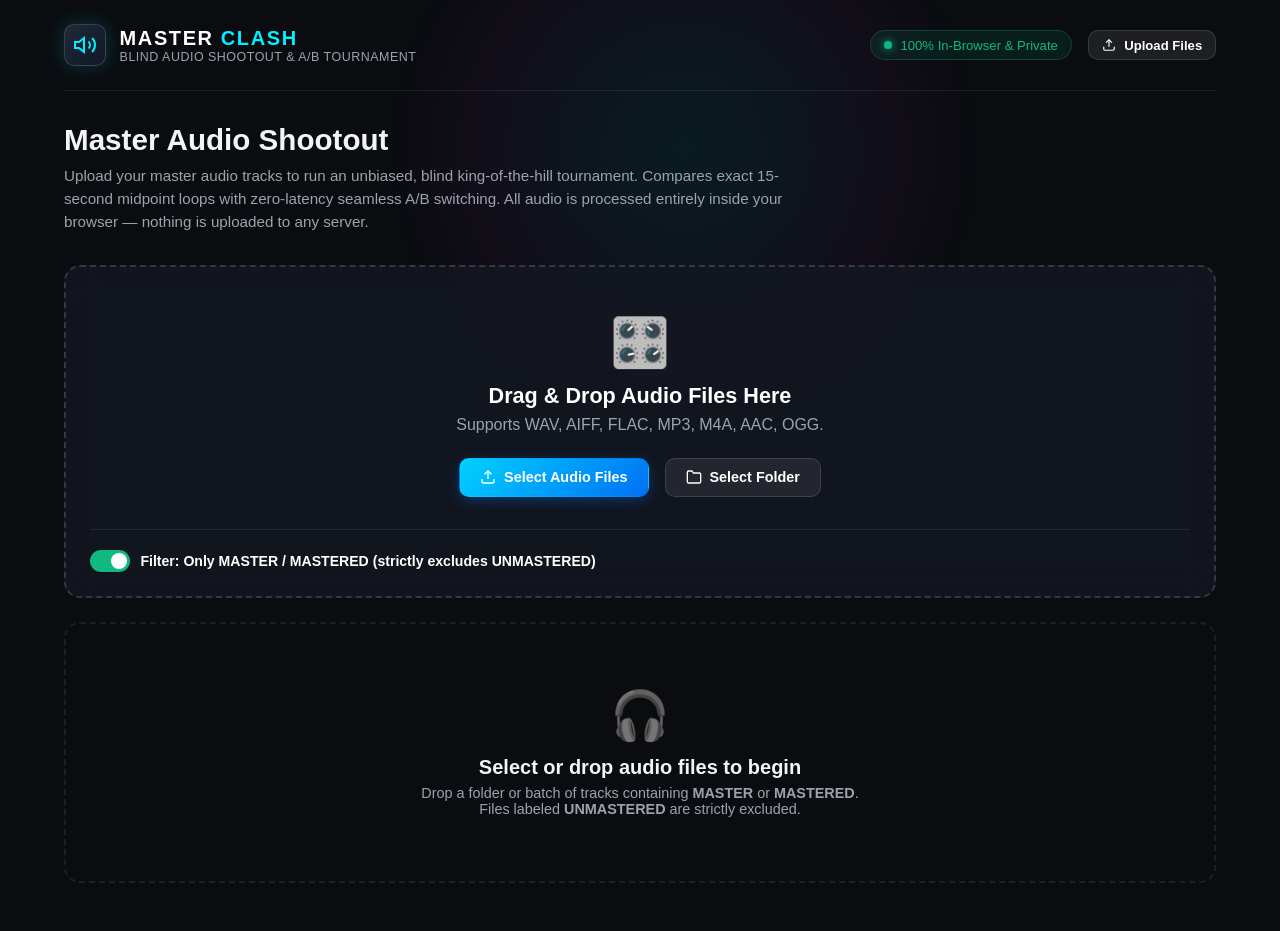
<file: index.html>
<!DOCTYPE html>
<html lang="en">
<head>
  <meta charset="UTF-8">
  <meta name="viewport" content="width=device-width, initial-scale=1.0">
  <title>Master Clash — Blind Audio Shootout & A/B Tournament</title>
  <link rel="stylesheet" href="app.css">
  <link rel="icon" href="data:image/svg+xml,<svg xmlns='http://www.w3.org/2000/svg' viewBox='0 0 100 100'><text y='.9em' font-size='90'>🎛️</text></svg>">
</head>
<body>
  <div class="app-shell">
    <!-- Top Header -->
    <header class="app-header">
      <div class="header-brand">
        <div class="brand-logo">
          <svg width="24" height="24" viewBox="0 0 24 24" fill="none" stroke="currentColor" stroke-width="2">
            <polygon points="11 5 6 9 2 9 2 15 6 15 11 19 11 5"></polygon>
            <path d="M15.54 8.46a5 5 0 0 1 0 7.07"></path>
            <path d="M19.07 4.93a10 10 0 0 1 0 14.14"></path>
          </svg>
        </div>
        <div>
          <h1 class="brand-title">MASTER <span>CLASH</span></h1>
          <p class="brand-sub">Blind Audio Shootout & A/B Tournament</p>
        </div>
      </div>

      <div class="header-status">
        <div class="client-badge">
          <span class="pill-dot"></span>
          <span>100% In-Browser & Private</span>
        </div>
        <button id="btn-header-new" class="btn btn-secondary btn-sm" title="Upload new files">
          <svg width="14" height="14" viewBox="0 0 24 24" fill="none" stroke="currentColor" stroke-width="2">
            <path d="M21 15v4a2 2 0 0 1-2 2H5a2 2 0 0 1-2-2v-4"></path>
            <polyline points="17 8 12 3 7 8"></polyline>
            <line x1="12" y1="3" x2="12" y2="15"></line>
          </svg>
          Upload Files
        </button>
      </div>
    </header>

    <!-- Main Container -->
    <main class="app-main">

      <!-- ================= PHASE 1: UPLOAD & DETECTION ================= -->
      <section id="phase-scan" class="view-panel active">
        <div class="panel-hero">
          <h2>Master Audio Shootout</h2>
          <p class="hero-desc">
            Upload your master audio tracks to run an unbiased, blind king-of-the-hill tournament.
            Compares exact 15-second midpoint loops with zero-latency seamless A/B switching.
            All audio is processed entirely inside your browser — nothing is uploaded to any server.
          </p>
        </div>

        <!-- File Upload Card & Dropzone -->
        <div class="card glass-card upload-dropzone" id="upload-dropzone">
          <input type="file" id="file-upload-input" multiple accept="audio/*,.wav,.mp3,.flac,.aif,.aiff,.m4a,.aac,.ogg" class="hidden">
          <input type="file" id="folder-upload-input" webkitdirectory directory class="hidden">

          <div class="dropzone-content">
            <div class="dropzone-icon">🎛️</div>
            <h3>Drag & Drop Audio Files Here</h3>
            <p class="text-muted">Supports WAV, AIFF, FLAC, MP3, M4A, AAC, OGG.</p>

            <div class="dropzone-buttons">
              <button id="btn-select-files" class="btn btn-primary">
                <svg width="16" height="16" viewBox="0 0 24 24" fill="none" stroke="currentColor" stroke-width="2">
                  <path d="M21 15v4a2 2 0 0 1-2 2H5a2 2 0 0 1-2-2v-4"></path>
                  <polyline points="17 8 12 3 7 8"></polyline>
                  <line x1="12" y1="3" x2="12" y2="15"></line>
                </svg>
                Select Audio Files
              </button>
              <button id="btn-select-folder" class="btn btn-secondary">
                <svg width="16" height="16" viewBox="0 0 24 24" fill="none" stroke="currentColor" stroke-width="2">
                  <path d="M22 19a2 2 0 0 1-2 2H4a2 2 0 0 1-2-2V5a2 2 0 0 1 2-2h5l2 3h9a2 2 0 0 1 2 2z"></path>
                </svg>
                Select Folder
              </button>
            </div>
          </div>

          <!-- Master Filter -->
          <div class="master-filter-row">
            <div class="filter-toggle-wrapper">
              <label class="toggle-switch">
                <input type="checkbox" id="toggle-master-filter" checked>
                <span class="toggle-slider"></span>
                <span class="toggle-label">Filter: Only MASTER / MASTERED (strictly excludes UNMASTERED)</span>
              </label>
            </div>
          </div>

          <!-- Loading Progress Bar -->
          <div id="decode-progress-container" class="decode-progress-container hidden">
            <div class="progress-meta">
              <span id="decode-progress-text">Decoding audio file 1 of 4...</span>
              <span id="decode-progress-pct" class="font-mono">0%</span>
            </div>
            <div class="progress-bar-track">
              <div id="decode-progress-bar" class="progress-bar-fill"></div>
            </div>
          </div>
        </div>

        <!-- Scan Results Container -->
        <div id="scan-results-container" class="hidden">
          <div class="results-header">
            <div class="results-meta">
              <h3 id="results-count-text">Found 0 Master Tracks</h3>
              <span id="results-sub-text" class="text-muted">Files ready for shootout.</span>
            </div>
            <div class="results-actions">
              <button id="btn-toggle-all" class="btn btn-ghost btn-sm">Select All</button>
              <button id="btn-clear-files" class="btn btn-ghost btn-sm text-dim">Clear Files</button>
            </div>
          </div>

          <!-- Track List Table -->
          <div class="card glass-card table-card">
            <div class="track-table-header">
              <div class="col-check"></div>
              <div class="col-name">Track Name</div>
              <div class="col-fmt">Format</div>
              <div class="col-dur">Length</div>
              <div class="col-mid">Preview Window (Middle)</div>
              <div class="col-size">Size</div>
              <div class="col-action">Audition</div>
            </div>
            <div id="track-list-body" class="track-table-body">
              <!-- Dynamically populated -->
            </div>
          </div>

          <!-- Shootout Settings & Launch Card -->
          <div class="card glass-card launch-card">
            <div class="launch-settings">
              <div class="setting-item">
                <label>Preview Duration</label>
                <div class="segmented-control" id="duration-selector">
                  <button type="button" class="segment-btn" data-sec="10">10s</button>
                  <button type="button" class="segment-btn active" data-sec="15">15s (Middle)</button>
                  <button type="button" class="segment-btn" data-sec="20">20s</button>
                  <button type="button" class="segment-btn" data-sec="30">30s</button>
                </div>
              </div>

              <div class="setting-item">
                <label>Loudness Matching</label>
                <label class="toggle-switch">
                  <input type="checkbox" id="toggle-lufs-match" checked>
                  <span class="toggle-slider"></span>
                  <span class="toggle-label">Auto-RMS Loudness Match</span>
                </label>
                <span class="setting-hint">Balances gain in real time so loudness cannot bias your ear.</span>
              </div>
            </div>

            <div class="launch-actions">
              <div class="blind-notice">
                <svg width="16" height="16" viewBox="0 0 24 24" fill="none" stroke="currentColor" stroke-width="2">
                  <path d="M1 12s4-8 11-8 11 8 11 8-4 8-11 8-11-8-11-8z"></path>
                  <circle cx="12" cy="12" r="3"></circle>
                </svg>
                <span>Tracks are completely blinded (Option 1 vs Option 2 with NO details) until a winner is crowned.</span>
              </div>
              <button id="btn-start-tournament" class="btn btn-action btn-lg">
                <svg width="20" height="20" viewBox="0 0 24 24" fill="none" stroke="currentColor" stroke-width="2">
                  <polygon points="5 3 19 12 5 21 5 3"></polygon>
                </svg>
                Start Blind Tournament
              </button>
            </div>
          </div>
        </div>

        <!-- Empty State -->
        <div id="scan-empty-state" class="empty-state">
          <div class="empty-icon">🎧</div>
          <h3>Select or drop audio files to begin</h3>
          <p>Drop a folder or batch of tracks containing <strong>MASTER</strong> or <strong>MASTERED</strong>. Files labeled <strong>UNMASTERED</strong> are strictly excluded.</p>
        </div>
      </section>

      <!-- ================= PHASE 2: BLIND SHOOTOUT ARENA ================= -->
      <section id="phase-arena" class="view-panel">
        <!-- Tournament Header & Match Status -->
        <div class="arena-header">
          <div class="arena-match-info">
            <span class="match-badge" id="arena-match-badge">Match 1 of 3</span>
            <span class="match-stage" id="arena-stage-title">King of the Hill Shootout</span>
          </div>

          <!-- Progress Dots / Ladder -->
          <div class="arena-ladder" id="arena-ladder-progress">
            <!-- Dynamically populated progress dots -->
          </div>
        </div>

        <!-- Dual Blind Contender Cards -->
        <div class="arena-grid">
          <!-- Option 1 Card -->
          <div class="candidate-card" id="card-cand-a">
            <div class="candidate-header">
              <div class="candidate-tag tag-a">
                <span class="pulse-ring"></span>
                <span>OPTION 1</span>
              </div>
              <div class="now-playing-pill" id="playing-pill-a">
                <span class="eq-bar"></span><span class="eq-bar"></span><span class="eq-bar"></span>
                <span>PLAYING</span>
              </div>
            </div>

            <div class="candidate-body">
              <div class="candidate-avatar avatar-a">
                <svg width="48" height="48" viewBox="0 0 24 24" fill="none" stroke="currentColor" stroke-width="1.5">
                  <path d="M12 2a3 3 0 0 0-3 3v7a3 3 0 0 0 6 0V5a3 3 0 0 0-3-3Z"></path>
                  <path d="M19 10v2a7 7 0 0 1-14 0v-2"></path>
                  <line x1="12" y1="19" x2="12" y2="22"></line>
                </svg>
              </div>

              <div class="candidate-audio-actions">
                <button id="btn-listen-a" class="btn btn-audition btn-a">
                  <svg width="18" height="18" viewBox="0 0 24 24" fill="none" stroke="currentColor" stroke-width="2">
                    <polygon points="5 3 19 12 5 21 5 3"></polygon>
                  </svg>
                  Listen to Option 1 <kbd>1</kbd>
                </button>
              </div>
            </div>

            <div class="candidate-footer">
              <button id="btn-pick-a" class="btn btn-vote btn-vote-a">
                <svg width="18" height="18" viewBox="0 0 24 24" fill="none" stroke="currentColor" stroke-width="2">
                  <polyline points="20 6 9 17 4 12"></polyline>
                </svg>
                Pick Option 1 as Winner
              </button>
            </div>
          </div>

          <!-- Central VS & Seamless Toggle Slider -->
          <div class="arena-center-switch">
            <div class="vs-badge">VS</div>
            <div class="seamless-switch-wrapper">
              <span class="switch-label">Instant Toggle</span>
              <div class="ab-toggle-switch">
                <button id="btn-toggle-to-a" class="ab-tab active" data-side="A">1</button>
                <button id="btn-toggle-to-b" class="ab-tab" data-side="B">2</button>
              </div>
            </div>
          </div>

          <!-- Option 2 Card -->
          <div class="candidate-card" id="card-cand-b">
            <div class="candidate-header">
              <div class="candidate-tag tag-b">
                <span class="pulse-ring"></span>
                <span>OPTION 2</span>
              </div>
              <div class="now-playing-pill" id="playing-pill-b">
                <span class="eq-bar"></span><span class="eq-bar"></span><span class="eq-bar"></span>
                <span>PLAYING</span>
              </div>
            </div>

            <div class="candidate-body">
              <div class="candidate-avatar avatar-b">
                <svg width="48" height="48" viewBox="0 0 24 24" fill="none" stroke="currentColor" stroke-width="1.5">
                  <path d="M12 2a3 3 0 0 0-3 3v7a3 3 0 0 0 6 0V5a3 3 0 0 0-3-3Z"></path>
                  <path d="M19 10v2a7 7 0 0 1-14 0v-2"></path>
                  <line x1="12" y1="19" x2="12" y2="22"></line>
                </svg>
              </div>

              <div class="candidate-audio-actions">
                <button id="btn-listen-b" class="btn btn-audition btn-b">
                  <svg width="18" height="18" viewBox="0 0 24 24" fill="none" stroke="currentColor" stroke-width="2">
                    <polygon points="5 3 19 12 5 21 5 3"></polygon>
                  </svg>
                  Listen to Option 2 <kbd>2</kbd>
                </button>
              </div>
            </div>

            <div class="candidate-footer">
              <button id="btn-pick-b" class="btn btn-vote btn-vote-b">
                <svg width="18" height="18" viewBox="0 0 24 24" fill="none" stroke="currentColor" stroke-width="2">
                  <polyline points="20 6 9 17 4 12"></polyline>
                </svg>
                Pick Option 2 as Winner
              </button>
            </div>
          </div>
        </div>

        <!-- Master Transport & Realtime Audio Visualizer -->
        <div class="master-transport card glass-card">
          <!-- Visualizer & VU Meters Row -->
          <div class="visualizer-row">
            <div class="vu-meter-column">
              <span class="meter-label">L</span>
              <div class="vu-bar"><div id="vu-meter-l" class="vu-fill"></div></div>
            </div>

            <div class="canvas-container">
              <canvas id="audio-visualizer-canvas" width="600" height="70"></canvas>
            </div>

            <div class="vu-meter-column">
              <span class="meter-label">R</span>
              <div class="vu-bar"><div id="vu-meter-r" class="vu-fill"></div></div>
            </div>
          </div>

          <!-- 15-Second Loop Timeline -->
          <div class="timeline-row">
            <span id="timeline-current-time" class="time-readout font-mono">00:00.0</span>
            <div class="timeline-track" id="timeline-scrubber">
              <div id="timeline-progress-bar" class="timeline-progress"></div>
              <div id="timeline-playhead" class="timeline-thumb"></div>
            </div>
            <span id="timeline-total-time" class="time-readout font-mono">00:15.0</span>
          </div>

          <!-- Transport Controls Row -->
          <div class="transport-controls-row">
            <div class="transport-left">
              <button id="btn-play-pause" class="btn btn-transport btn-primary">
                <svg id="icon-play" width="20" height="20" viewBox="0 0 24 24" fill="none" stroke="currentColor" stroke-width="2">
                  <polygon points="5 3 19 12 5 21 5 3"></polygon>
                </svg>
                <svg id="icon-pause" class="hidden" width="20" height="20" viewBox="0 0 24 24" fill="none" stroke="currentColor" stroke-width="2">
                  <rect x="6" y="4" width="4" height="16"></rect>
                  <rect x="14" y="4" width="4" height="16"></rect>
                </svg>
                <span id="play-btn-text">Play Loop</span>
                <kbd>Space</kbd>
              </button>

              <button id="btn-restart-loop" class="btn btn-transport btn-secondary" title="Restart loop from beginning">
                <svg width="16" height="16" viewBox="0 0 24 24" fill="none" stroke="currentColor" stroke-width="2">
                  <polyline points="1 4 1 10 7 10"></polyline>
                  <path d="M3.51 15a9 9 0 1 0 2.13-9.36L1 10"></path>
                </svg>
                Restart <kbd>R</kbd>
              </button>

              <button id="btn-auto-flip" class="btn btn-transport btn-ghost" title="Auto switch between Option 1 and Option 2 every 15s">
                <svg width="16" height="16" viewBox="0 0 24 24" fill="none" stroke="currentColor" stroke-width="2">
                  <path d="M21.5 2v6h-6M2.5 22v-6h6M2 11.5a10 10 0 0 1 18.8-4.3M22 12.5a10 10 0 0 1-18.8 4.3"></path>
                </svg>
                Auto A/B
              </button>
            </div>

            <div class="transport-right">
              <div class="gain-trim-badge" id="gain-trim-display" title="RMS Gain Match status">
                <span>RMS Gain: Auto-Matched</span>
              </div>

              <div class="volume-slider-group">
                <svg width="16" height="16" viewBox="0 0 24 24" fill="none" stroke="currentColor" stroke-width="2">
                  <polygon points="11 5 6 9 2 9 2 15 6 15 11 19 11 5"></polygon>
                  <path d="M19.07 4.93a10 10 0 0 1 0 14.14"></path>
                </svg>
                <input type="range" id="master-volume-slider" min="0" max="1" step="0.01" value="0.9">
              </div>
            </div>
          </div>

          <!-- Shortcuts Hint Bar -->
          <div class="shortcuts-legend">
            <span><kbd>Space</kbd> Play / Pause</span>
            <span><kbd>1</kbd> Option 1</span>
            <span><kbd>2</kbd> Option 2</span>
            <span><kbd>←</kbd> Pick 1</span>
            <span><kbd>→</kbd> Pick 2</span>
            <span><kbd>R</kbd> Restart Loop</span>
          </div>
        </div>
      </section>

      <!-- ================= PHASE 3: CROWNING & GRAND REVEAL ================= -->
      <section id="phase-victory" class="view-panel">
        <canvas id="confetti-canvas"></canvas>

        <div class="victory-hero">
          <div class="crown-icon">👑</div>
          <span class="victory-badge">UNDISPUTED CHAMPION</span>
          <h2 class="victory-title">WINNER CROWNED!</h2>
          <p class="victory-subtitle">The veil has been lifted. Here is the master track that won your shootout:</p>
        </div>

        <!-- Winner Showcase Card -->
        <div class="card glass-card winner-card">
          <div class="winner-main-info">
            <div class="winner-trophy">
              <svg width="44" height="44" viewBox="0 0 24 24" fill="none" stroke="#f59e0b" stroke-width="2">
                <path d="M6 9H4.5a2.5 2.5 0 0 1 0-5H6"></path>
                <path d="M18 9h1.5a2.5 2.5 0 0 0 0-5H18"></path>
                <path d="M4 22h16"></path>
                <path d="M10 14.66V17c0 .55-.45 1-1 1H7v2h10v-2h-2c-.55 0-1-.45-1-1v-2.34"></path>
                <path d="M18 2H6v7a6 6 0 0 0 12 0V2Z"></path>
              </svg>
            </div>
            <div class="winner-details">
              <h3 id="winner-filename" class="winner-filename-text">Master_Final.wav</h3>
              <div class="winner-specs-row" id="winner-specs-row">
                <!-- Dynamically filled -->
              </div>
            </div>
          </div>

          <!-- Full Track Player for Winner -->
          <div class="winner-player-wrapper">
            <h4>Full Song Playback</h4>
            <audio id="winner-audio-player" controls preload="metadata" style="width: 100%; outline: none;"></audio>
          </div>

          <!-- Quick Action Buttons -->
          <div class="winner-actions-row">
            <button id="btn-copy-winner-name" class="btn btn-secondary">
              <svg width="16" height="16" viewBox="0 0 24 24" fill="none" stroke="currentColor" stroke-width="2">
                <rect x="9" y="9" width="13" height="13" rx="2" ry="2"></rect>
                <path d="M5 15H4a2 2 0 0 1-2-2V4a2 2 0 0 1 2-2h9a2 2 0 0 1 2 2v1"></path>
              </svg>
              Copy File Name
            </button>
            <a id="btn-download-winner" class="btn btn-secondary" download="winning_master.wav" style="text-decoration: none;">
              <svg width="16" height="16" viewBox="0 0 24 24" fill="none" stroke="currentColor" stroke-width="2">
                <path d="M21 15v4a2 2 0 0 1-2 2H5a2 2 0 0 1-2-2v-4"></path>
                <polyline points="7 10 12 15 17 10"></polyline>
                <line x1="12" y1="15" x2="12" y2="3"></line>
              </svg>
              Download Winning Master
            </a>
            <button id="btn-new-tournament" class="btn btn-primary">
              <svg width="16" height="16" viewBox="0 0 24 24" fill="none" stroke="currentColor" stroke-width="2">
                <polyline points="1 4 1 10 7 10"></polyline>
                <path d="M3.51 15a9 9 0 1 0 2.13-9.36L1 10"></path>
              </svg>
              Start Another Shootout
            </button>
          </div>
        </div>

        <!-- Tournament Elimination History -->
        <div class="card glass-card history-card">
          <h3>Tournament Matchup History</h3>
          <p class="text-muted" style="margin-bottom: 1rem; font-size: 0.88rem;">Round-by-round elimination log revealing who faced whom:</p>
          <div id="tournament-history-list" class="history-list">
            <!-- Dynamically populated -->
          </div>
        </div>
      </section>

    </main>

    <!-- Global Toast Notifications -->
    <div id="toast-container" class="toast-container"></div>
  </div>

  <script src="app.js"></script>
</body>
</html>
</file>
<file: app.css>
/* ==========================================================================
   Master Clash — Blind Audio Shootout & A/B Tournament
   Sleek Modern Studio Dark Theme (100% In-Browser & GitHub Pages Ready)
   ========================================================================== */

:root {
  --bg-app: #0a0c10;
  --bg-surface: #11141c;
  --bg-card: rgba(20, 24, 35, 0.75);
  --bg-card-hover: rgba(28, 34, 48, 0.85);
  --border-color: rgba(255, 255, 255, 0.08);
  --border-glow: rgba(0, 240, 255, 0.25);

  --text-main: #f3f4f6;
  --text-muted: #9ca3af;
  --text-dim: #6b7280;

  --accent-cyan: #00f0ff;
  --accent-cyan-glow: rgba(0, 240, 255, 0.35);
  --accent-violet: #d946ef;
  --accent-violet-glow: rgba(217, 70, 239, 0.35);
  --accent-gold: #f59e0b;
  --accent-gold-glow: rgba(245, 158, 11, 0.35);
  --accent-emerald: #10b981;
  --accent-emerald-glow: rgba(16, 185, 129, 0.35);

  --radius-sm: 6px;
  --radius-md: 10px;
  --radius-lg: 16px;
  --radius-full: 9999px;

  --font-sans: -apple-system, BlinkMacSystemFont, "Segoe UI", Roboto, "Helvetica Neue", sans-serif;
  --font-mono: ui-monospace, "SF Mono", "Menlo", monospace;
}

* {
  box-sizing: border-box;
  margin: 0;
  padding: 0;
}

body {
  background-color: var(--bg-app);
  color: var(--text-main);
  font-family: var(--font-sans);
  min-height: 100vh;
  display: flex;
  flex-direction: column;
  overflow-x: hidden;
  -webkit-font-smoothing: antialiased;
}

/* Background ambient glow */
body::before {
  content: "";
  position: fixed;
  top: -150px;
  left: 30%;
  width: 600px;
  height: 600px;
  background: radial-gradient(circle, rgba(0, 240, 255, 0.07) 0%, rgba(217, 70, 239, 0.04) 50%, transparent 70%);
  pointer-events: none;
  z-index: 0;
}

.app-shell {
  position: relative;
  z-index: 1;
  display: flex;
  flex-direction: column;
  min-height: 100vh;
  max-width: 1200px;
  margin: 0 auto;
  width: 100%;
  padding: 0 1.5rem 3rem 1.5rem;
}

/* Header */
.app-header {
  display: flex;
  align-items: center;
  justify-content: space-between;
  padding: 1.5rem 0;
  border-bottom: 1px solid var(--border-color);
  margin-bottom: 2rem;
}

.header-brand {
  display: flex;
  align-items: center;
  gap: 0.85rem;
}

.brand-logo {
  width: 42px;
  height: 42px;
  background: linear-gradient(135deg, #1f2937, #111827);
  border: 1px solid rgba(255, 255, 255, 0.15);
  border-radius: var(--radius-md);
  display: flex;
  align-items: center;
  justify-content: center;
  color: var(--accent-cyan);
  box-shadow: 0 0 20px rgba(0, 240, 255, 0.2);
}

.brand-title {
  font-size: 1.25rem;
  font-weight: 800;
  letter-spacing: 0.08em;
  color: #fff;
}

.brand-title span {
  color: var(--accent-cyan);
}

.brand-sub {
  font-size: 0.78rem;
  color: var(--text-muted);
  letter-spacing: 0.04em;
  text-transform: uppercase;
}

.header-status {
  display: flex;
  align-items: center;
  gap: 1rem;
}

.client-badge {
  display: flex;
  align-items: center;
  gap: 0.5rem;
  background: rgba(16, 185, 129, 0.1);
  border: 1px solid rgba(16, 185, 129, 0.25);
  padding: 0.4rem 0.85rem;
  border-radius: var(--radius-full);
  font-size: 0.82rem;
  color: #10b981;
}

.pill-dot {
  width: 8px;
  height: 8px;
  border-radius: 50%;
  background-color: var(--accent-emerald);
  box-shadow: 0 0 8px var(--accent-emerald);
}

/* Typography & General Classes */
.text-muted { color: var(--text-muted); }
.text-dim { color: var(--text-dim); }
.font-mono { font-family: var(--font-mono); }
.text-truncate { overflow: hidden; text-overflow: ellipsis; white-space: nowrap; }
.hidden { display: none !important; }

/* Buttons */
.btn {
  display: inline-flex;
  align-items: center;
  justify-content: center;
  gap: 0.5rem;
  font-family: var(--font-sans);
  font-size: 0.9rem;
  font-weight: 600;
  padding: 0.65rem 1.25rem;
  border-radius: var(--radius-md);
  border: 1px solid transparent;
  cursor: pointer;
  transition: all 0.2s cubic-bezier(0.16, 1, 0.3, 1);
  text-decoration: none;
  user-select: none;
}

.btn-sm {
  padding: 0.4rem 0.8rem;
  font-size: 0.82rem;
}

.btn-lg {
  padding: 0.9rem 2rem;
  font-size: 1.05rem;
}

.btn-primary {
  background: linear-gradient(135deg, #00d2ff, #0070f3);
  color: #fff;
  box-shadow: 0 4px 14px rgba(0, 112, 243, 0.35);
}

.btn-primary:hover {
  filter: brightness(1.1);
  transform: translateY(-1px);
  box-shadow: 0 6px 20px rgba(0, 112, 243, 0.5);
}

.btn-secondary {
  background: rgba(255, 255, 255, 0.08);
  border-color: rgba(255, 255, 255, 0.12);
  color: #fff;
}

.btn-secondary:hover {
  background: rgba(255, 255, 255, 0.14);
  transform: translateY(-1px);
}

.btn-ghost {
  background: transparent;
  color: var(--text-muted);
}

.btn-ghost:hover {
  background: rgba(255, 255, 255, 0.06);
  color: #fff;
}

.btn-action {
  background: linear-gradient(135deg, #f59e0b, #d97706);
  color: #fff;
  font-weight: 700;
  letter-spacing: 0.03em;
  box-shadow: 0 4px 20px rgba(245, 158, 11, 0.35);
}

.btn-action:hover {
  filter: brightness(1.1);
  transform: translateY(-2px);
  box-shadow: 0 8px 25px rgba(245, 158, 11, 0.5);
}

.btn:disabled {
  opacity: 0.45;
  cursor: not-allowed;
  transform: none !important;
  box-shadow: none !important;
}

kbd {
  display: inline-block;
  padding: 0.15rem 0.4rem;
  font-family: var(--font-mono);
  font-size: 0.72rem;
  font-weight: 700;
  color: var(--text-dim);
  background: rgba(0, 0, 0, 0.4);
  border: 1px solid rgba(255, 255, 255, 0.15);
  border-radius: var(--radius-sm);
  box-shadow: 0 1px 2px rgba(0, 0, 0, 0.5);
}

/* Cards & Glassmorphism */
.card {
  background: var(--bg-card);
  backdrop-filter: blur(16px);
  -webkit-backdrop-filter: blur(16px);
  border: 1px solid var(--border-color);
  border-radius: var(--radius-lg);
  padding: 1.5rem;
  transition: border-color 0.2s ease, background-color 0.2s ease;
}

.glass-card:hover {
  border-color: rgba(255, 255, 255, 0.14);
}

/* View Panels */
.view-panel {
  display: none;
  animation: fadeIn 0.35s ease forwards;
}

.view-panel.active {
  display: block;
}

@keyframes fadeIn {
  from { opacity: 0; transform: translateY(8px); }
  to { opacity: 1; transform: translateY(0); }
}

/* ==========================================================================
   PHASE 1: UPLOAD & DROPZONE STYLES
   ========================================================================== */

.panel-hero {
  margin-bottom: 2rem;
}

.panel-hero h2 {
  font-size: 1.85rem;
  font-weight: 800;
  margin-bottom: 0.5rem;
}

.hero-desc {
  font-size: 0.95rem;
  color: var(--text-muted);
  max-width: 720px;
  line-height: 1.5;
}

/* Upload Dropzone */
.upload-dropzone {
  border: 2px dashed rgba(255, 255, 255, 0.15);
  text-align: center;
  padding: 3rem 1.5rem 1.5rem 1.5rem;
  cursor: pointer;
  transition: all 0.2s ease;
}

.upload-dropzone.drag-over {
  border-color: var(--accent-cyan);
  background: rgba(0, 240, 255, 0.06);
  box-shadow: 0 0 30px var(--accent-cyan-glow);
}

.dropzone-icon {
  font-size: 3rem;
  margin-bottom: 0.75rem;
}

.dropzone-content h3 {
  font-size: 1.35rem;
  font-weight: 700;
  margin-bottom: 0.4rem;
  color: #fff;
}

.dropzone-buttons {
  display: flex;
  justify-content: center;
  gap: 1rem;
  margin-top: 1.5rem;
}

.master-filter-row {
  display: flex;
  align-items: center;
  justify-content: space-between;
  gap: 1rem;
  margin-top: 2rem;
  padding-top: 1.25rem;
  border-top: 1px solid var(--border-color);
  flex-wrap: wrap;
}

.filter-toggle-wrapper {
  display: flex;
  align-items: center;
}

/* Progress bar */
.decode-progress-container {
  margin-top: 1.5rem;
  padding-top: 1rem;
  border-top: 1px solid var(--border-color);
}

.progress-meta {
  display: flex;
  justify-content: space-between;
  font-size: 0.82rem;
  color: var(--accent-cyan);
  margin-bottom: 0.5rem;
}

.progress-bar-track {
  width: 100%;
  height: 8px;
  background: rgba(0, 0, 0, 0.5);
  border-radius: var(--radius-full);
  overflow: hidden;
  border: 1px solid var(--border-color);
}

.progress-bar-fill {
  height: 100%;
  width: 0%;
  background: linear-gradient(90deg, #00d2ff, #0070f3);
  transition: width 0.15s ease;
}

/* Results Section */
.results-header {
  display: flex;
  align-items: center;
  justify-content: space-between;
  margin: 2rem 0 1rem 0;
}

.results-meta h3 {
  font-size: 1.25rem;
  font-weight: 700;
}

.results-meta span {
  font-size: 0.85rem;
}

.results-actions {
  display: flex;
  gap: 0.5rem;
}

/* Table Card */
.table-card {
  padding: 0;
  overflow: hidden;
  margin-bottom: 1.5rem;
}

.track-table-header {
  display: grid;
  grid-template-columns: 44px 1fr 140px 90px 180px 90px 90px;
  align-items: center;
  padding: 0.85rem 1.25rem;
  background: rgba(0, 0, 0, 0.25);
  border-bottom: 1px solid var(--border-color);
  font-size: 0.78rem;
  font-weight: 700;
  color: var(--text-dim);
  text-transform: uppercase;
  letter-spacing: 0.05em;
}

.track-table-body {
  max-height: 380px;
  overflow-y: auto;
}

.track-row {
  display: grid;
  grid-template-columns: 44px 1fr 140px 90px 180px 90px 90px;
  align-items: center;
  padding: 0.85rem 1.25rem;
  border-bottom: 1px solid rgba(255, 255, 255, 0.04);
  transition: background-color 0.15s ease;
  font-size: 0.88rem;
}

.track-row:hover {
  background: rgba(255, 255, 255, 0.03);
}

.track-name-cell {
  font-weight: 600;
  color: #fff;
  display: flex;
  align-items: center;
  gap: 0.5rem;
}

.badge-format {
  display: inline-block;
  background: rgba(255, 255, 255, 0.06);
  border: 1px solid rgba(255, 255, 255, 0.1);
  padding: 0.15rem 0.5rem;
  border-radius: var(--radius-sm);
  font-size: 0.75rem;
  font-family: var(--font-mono);
  color: var(--accent-cyan);
}

.time-tag {
  font-family: var(--font-mono);
  color: var(--text-muted);
  font-size: 0.82rem;
}

/* Launch Card */
.launch-card {
  display: flex;
  align-items: center;
  justify-content: space-between;
  gap: 2rem;
}

.launch-settings {
  display: flex;
  gap: 2.5rem;
  align-items: center;
}

.setting-item label {
  display: block;
  font-size: 0.82rem;
  font-weight: 700;
  color: var(--text-muted);
  text-transform: uppercase;
  letter-spacing: 0.05em;
  margin-bottom: 0.5rem;
}

.setting-hint {
  display: block;
  font-size: 0.75rem;
  color: var(--text-dim);
  margin-top: 0.25rem;
  max-width: 240px;
}

/* Segmented Control */
.segmented-control {
  display: flex;
  background: rgba(0, 0, 0, 0.4);
  border: 1px solid var(--border-color);
  border-radius: var(--radius-md);
  padding: 0.2rem;
}

.segment-btn {
  background: transparent;
  border: none;
  color: var(--text-muted);
  font-size: 0.82rem;
  font-weight: 600;
  padding: 0.4rem 0.85rem;
  border-radius: var(--radius-sm);
  cursor: pointer;
  transition: all 0.15s ease;
}

.segment-btn.active {
  background: rgba(255, 255, 255, 0.12);
  color: #fff;
  box-shadow: 0 1px 3px rgba(0, 0, 0, 0.3);
}

/* Toggle Switch */
.toggle-switch {
  display: inline-flex;
  align-items: center;
  gap: 0.65rem;
  cursor: pointer;
}

.toggle-switch input {
  display: none;
}

.toggle-slider {
  width: 40px;
  height: 22px;
  background: rgba(255, 255, 255, 0.15);
  border-radius: var(--radius-full);
  position: relative;
  transition: all 0.2s ease;
}

.toggle-slider::after {
  content: "";
  position: absolute;
  left: 3px;
  top: 3px;
  width: 16px;
  height: 16px;
  background: #fff;
  border-radius: 50%;
  transition: all 0.2s cubic-bezier(0.16, 1, 0.3, 1);
}

.toggle-switch input:checked + .toggle-slider {
  background: var(--accent-emerald);
}

.toggle-switch input:checked + .toggle-slider::after {
  transform: translateX(18px);
}

.toggle-label {
  font-size: 0.88rem;
  font-weight: 600;
  color: #fff;
}

.launch-actions {
  display: flex;
  flex-direction: column;
  align-items: flex-end;
  gap: 0.75rem;
}

.blind-notice {
  display: flex;
  align-items: center;
  gap: 0.4rem;
  font-size: 0.8rem;
  color: var(--text-dim);
}

/* Empty State */
.empty-state {
  text-align: center;
  padding: 4rem 1rem;
  border: 2px dashed rgba(255, 255, 255, 0.08);
  border-radius: var(--radius-lg);
  margin-top: 1.5rem;
}

.empty-icon {
  font-size: 3rem;
  margin-bottom: 0.75rem;
}

.empty-state h3 {
  font-size: 1.25rem;
  font-weight: 700;
  margin-bottom: 0.4rem;
}

.empty-state p {
  color: var(--text-muted);
  font-size: 0.9rem;
  max-width: 460px;
  margin: 0 auto;
}

/* ==========================================================================
   PHASE 2: BLIND ARENA STYLES
   ========================================================================== */

.arena-header {
  display: flex;
  align-items: center;
  justify-content: space-between;
  margin-bottom: 1.5rem;
}

.arena-match-info {
  display: flex;
  align-items: center;
  gap: 0.75rem;
}

.match-badge {
  background: rgba(0, 240, 255, 0.1);
  border: 1px solid rgba(0, 240, 255, 0.3);
  color: var(--accent-cyan);
  padding: 0.3rem 0.75rem;
  border-radius: var(--radius-full);
  font-size: 0.82rem;
  font-weight: 700;
  letter-spacing: 0.04em;
}

.match-stage {
  font-size: 1rem;
  font-weight: 700;
  color: #fff;
}

.arena-ladder {
  display: flex;
  gap: 0.5rem;
  align-items: center;
}

.ladder-dot {
  width: 10px;
  height: 10px;
  border-radius: 50%;
  background: rgba(255, 255, 255, 0.15);
  transition: all 0.3s ease;
}

.ladder-dot.done {
  background: var(--accent-emerald);
  box-shadow: 0 0 8px var(--accent-emerald);
}

.ladder-dot.current {
  background: var(--accent-gold);
  box-shadow: 0 0 10px var(--accent-gold);
  transform: scale(1.3);
}

/* Dual Contender Grid */
.arena-grid {
  display: grid;
  grid-template-columns: 1fr 140px 1fr;
  gap: 1.5rem;
  align-items: stretch;
  margin-bottom: 1.5rem;
}

.candidate-card {
  background: var(--bg-card);
  border: 2px solid var(--border-color);
  border-radius: var(--radius-lg);
  padding: 1.75rem;
  display: flex;
  flex-direction: column;
  justify-content: space-between;
  transition: all 0.25s cubic-bezier(0.16, 1, 0.3, 1);
  position: relative;
  overflow: hidden;
}

.candidate-card.active-play {
  transform: translateY(-2px);
}

#card-cand-a.active-play {
  border-color: var(--accent-cyan);
  box-shadow: 0 0 30px var(--accent-cyan-glow);
}

#card-cand-b.active-play {
  border-color: var(--accent-violet);
  box-shadow: 0 0 30px var(--accent-violet-glow);
}

.candidate-header {
  display: flex;
  align-items: center;
  justify-content: space-between;
  margin-bottom: 1.5rem;
}

.candidate-tag {
  display: flex;
  align-items: center;
  gap: 0.5rem;
  font-size: 0.95rem;
  font-weight: 800;
  letter-spacing: 0.06em;
}

.tag-a { color: var(--accent-cyan); }
.tag-b { color: var(--accent-violet); }

.pulse-ring {
  width: 10px;
  height: 10px;
  border-radius: 50%;
}

.tag-a .pulse-ring { background: var(--accent-cyan); box-shadow: 0 0 10px var(--accent-cyan); }
.tag-b .pulse-ring { background: var(--accent-violet); box-shadow: 0 0 10px var(--accent-violet); }

.now-playing-pill {
  display: none;
  align-items: center;
  gap: 0.35rem;
  background: rgba(16, 185, 129, 0.15);
  border: 1px solid rgba(16, 185, 129, 0.4);
  color: var(--accent-emerald);
  padding: 0.25rem 0.65rem;
  border-radius: var(--radius-full);
  font-size: 0.72rem;
  font-weight: 700;
  letter-spacing: 0.05em;
}

.now-playing-pill.visible {
  display: flex;
}

.eq-bar {
  display: inline-block;
  width: 2px;
  height: 10px;
  background-color: var(--accent-emerald);
  animation: eqBounce 0.8s ease-in-out infinite alternate;
}

.eq-bar:nth-child(2) { animation-delay: 0.25s; }
.eq-bar:nth-child(3) { animation-delay: 0.5s; }

@keyframes eqBounce {
  0% { height: 4px; }
  100% { height: 14px; }
}

.candidate-body {
  text-align: center;
  padding: 1.5rem 0;
}

.candidate-avatar {
  width: 80px;
  height: 80px;
  border-radius: 50%;
  margin: 0 auto 1.5rem auto;
  display: flex;
  align-items: center;
  justify-content: center;
  background: rgba(0, 0, 0, 0.3);
  border: 2px solid var(--border-color);
  transition: all 0.25s ease;
}

.avatar-a { color: var(--accent-cyan); }
.avatar-b { color: var(--accent-violet); }

.active-play .avatar-a {
  border-color: var(--accent-cyan);
  box-shadow: 0 0 20px var(--accent-cyan-glow);
}

.active-play .avatar-b {
  border-color: var(--accent-violet);
  box-shadow: 0 0 20px var(--accent-violet-glow);
}

.btn-audition {
  width: 100%;
  padding: 0.75rem 1rem;
  font-size: 0.95rem;
  border-radius: var(--radius-md);
  font-weight: 700;
}

.btn-a {
  background: rgba(0, 240, 255, 0.12);
  border-color: rgba(0, 240, 255, 0.3);
  color: var(--accent-cyan);
}

.btn-a:hover {
  background: rgba(0, 240, 255, 0.2);
  box-shadow: 0 0 15px var(--accent-cyan-glow);
}

.btn-b {
  background: rgba(217, 70, 239, 0.12);
  border-color: rgba(217, 70, 239, 0.3);
  color: var(--accent-violet);
}

.btn-b:hover {
  background: rgba(217, 70, 239, 0.2);
  box-shadow: 0 0 15px var(--accent-violet-glow);
}

.candidate-footer {
  margin-top: 1rem;
}

.btn-vote {
  width: 100%;
  padding: 0.85rem 1.25rem;
  font-size: 1rem;
  font-weight: 800;
  letter-spacing: 0.03em;
  border-radius: var(--radius-md);
}

.btn-vote-a {
  background: linear-gradient(135deg, #0284c7, #00f0ff);
  color: #000;
  box-shadow: 0 4px 15px rgba(0, 240, 255, 0.3);
}

.btn-vote-a:hover {
  filter: brightness(1.15);
  box-shadow: 0 6px 25px rgba(0, 240, 255, 0.5);
  transform: translateY(-2px);
}

.btn-vote-b {
  background: linear-gradient(135deg, #a855f7, #d946ef);
  color: #fff;
  box-shadow: 0 4px 15px rgba(217, 70, 239, 0.3);
}

.btn-vote-b:hover {
  filter: brightness(1.15);
  box-shadow: 0 6px 25px rgba(217, 70, 239, 0.5);
  transform: translateY(-2px);
}

/* Center VS & Switch */
.arena-center-switch {
  display: flex;
  flex-direction: column;
  align-items: center;
  justify-content: center;
  gap: 1.5rem;
}

.vs-badge {
  width: 50px;
  height: 50px;
  border-radius: 50%;
  background: rgba(255, 255, 255, 0.05);
  border: 1px solid var(--border-color);
  display: flex;
  align-items: center;
  justify-content: center;
  font-size: 0.88rem;
  font-weight: 800;
  color: var(--text-dim);
  letter-spacing: 0.05em;
}

.seamless-switch-wrapper {
  text-align: center;
}

.switch-label {
  display: block;
  font-size: 0.72rem;
  text-transform: uppercase;
  letter-spacing: 0.06em;
  color: var(--text-dim);
  margin-bottom: 0.5rem;
}

.ab-toggle-switch {
  display: flex;
  background: rgba(0, 0, 0, 0.6);
  border: 1px solid var(--border-color);
  border-radius: var(--radius-full);
  padding: 0.25rem;
}

.ab-tab {
  width: 44px;
  height: 38px;
  background: transparent;
  border: none;
  font-weight: 800;
  font-size: 1rem;
  color: var(--text-muted);
  border-radius: var(--radius-full);
  cursor: pointer;
  transition: all 0.15s cubic-bezier(0.16, 1, 0.3, 1);
}

.ab-tab.active[data-side="A"] {
  background: var(--accent-cyan);
  color: #000;
  box-shadow: 0 0 15px var(--accent-cyan-glow);
}

.ab-tab.active[data-side="B"] {
  background: var(--accent-violet);
  color: #fff;
  box-shadow: 0 0 15px var(--accent-violet-glow);
}

/* ==========================================================================
   MASTER TRANSPORT & AUDIO VISUALIZER
   ========================================================================== */

.master-transport {
  padding: 1.25rem 1.75rem;
}

.visualizer-row {
  display: flex;
  align-items: center;
  gap: 1.25rem;
  margin-bottom: 1.25rem;
}

.vu-meter-column {
  display: flex;
  flex-direction: column;
  align-items: center;
  gap: 0.25rem;
}

.meter-label {
  font-size: 0.7rem;
  font-weight: 800;
  color: var(--text-dim);
  font-family: var(--font-mono);
}

.vu-bar {
  width: 8px;
  height: 70px;
  background: rgba(0, 0, 0, 0.5);
  border: 1px solid var(--border-color);
  border-radius: var(--radius-sm);
  position: relative;
  overflow: hidden;
}

.vu-fill {
  position: absolute;
  bottom: 0;
  left: 0;
  width: 100%;
  height: 0%;
  background: linear-gradient(to top, var(--accent-emerald), var(--accent-gold) 80%, #ef4444);
  transition: height 0.08s ease;
}

.canvas-container {
  flex: 1;
  background: rgba(0, 0, 0, 0.4);
  border: 1px solid var(--border-color);
  border-radius: var(--radius-md);
  overflow: hidden;
  height: 70px;
  position: relative;
}

#audio-visualizer-canvas {
  width: 100%;
  height: 100%;
  display: block;
}

/* Timeline */
.timeline-row {
  display: flex;
  align-items: center;
  gap: 1rem;
  margin-bottom: 1.25rem;
}

.time-readout {
  font-family: var(--font-mono);
  font-size: 0.88rem;
  font-weight: 600;
  color: var(--text-muted);
  width: 60px;
}

.timeline-track {
  flex: 1;
  height: 10px;
  background: rgba(0, 0, 0, 0.5);
  border: 1px solid var(--border-color);
  border-radius: var(--radius-full);
  position: relative;
  cursor: pointer;
}

.timeline-progress {
  position: absolute;
  left: 0;
  top: 0;
  height: 100%;
  width: 0%;
  background: linear-gradient(90deg, var(--accent-cyan), #3b82f6);
  border-radius: var(--radius-full);
}

.timeline-thumb {
  position: absolute;
  top: 50%;
  left: 0%;
  transform: translate(-50%, -50%);
  width: 16px;
  height: 16px;
  border-radius: 50%;
  background: #fff;
  box-shadow: 0 0 10px rgba(0, 240, 255, 0.8);
  pointer-events: none;
}

/* Controls */
.transport-controls-row {
  display: flex;
  align-items: center;
  justify-content: space-between;
  margin-bottom: 1rem;
}

.transport-left {
  display: flex;
  align-items: center;
  gap: 0.75rem;
}

.btn-transport {
  padding: 0.65rem 1.25rem;
}

.transport-right {
  display: flex;
  align-items: center;
  gap: 1.5rem;
}

.gain-trim-badge {
  background: rgba(255, 255, 255, 0.05);
  border: 1px solid var(--border-color);
  padding: 0.35rem 0.75rem;
  border-radius: var(--radius-sm);
  font-size: 0.75rem;
  font-family: var(--font-mono);
  color: var(--accent-emerald);
}

.volume-slider-group {
  display: flex;
  align-items: center;
  gap: 0.5rem;
  color: var(--text-muted);
}

.volume-slider-group input[type="range"] {
  width: 100px;
  accent-color: var(--accent-cyan);
}

.shortcuts-legend {
  display: flex;
  align-items: center;
  justify-content: center;
  gap: 1.5rem;
  padding-top: 1rem;
  border-top: 1px solid var(--border-color);
  font-size: 0.78rem;
  color: var(--text-dim);
}

/* ==========================================================================
   PHASE 3: VICTORY & GRAND REVEAL
   ========================================================================== */

#confetti-canvas {
  position: fixed;
  top: 0;
  left: 0;
  width: 100vw;
  height: 100vh;
  pointer-events: none;
  z-index: 99;
}

.victory-hero {
  text-align: center;
  margin-bottom: 2rem;
}

.crown-icon {
  font-size: 4rem;
  margin-bottom: 0.5rem;
  animation: crownFloat 2s ease-in-out infinite alternate;
}

@keyframes crownFloat {
  0% { transform: translateY(0); }
  100% { transform: translateY(-8px); }
}

.victory-badge {
  display: inline-block;
  background: rgba(245, 158, 11, 0.15);
  border: 1px solid rgba(245, 158, 11, 0.4);
  color: var(--accent-gold);
  padding: 0.35rem 1rem;
  border-radius: var(--radius-full);
  font-size: 0.82rem;
  font-weight: 800;
  letter-spacing: 0.08em;
  margin-bottom: 0.75rem;
}

.victory-title {
  font-size: 2.4rem;
  font-weight: 900;
  color: #fff;
  letter-spacing: -0.02em;
  margin-bottom: 0.5rem;
  background: linear-gradient(135deg, #fff, #f59e0b);
  -webkit-background-clip: text;
  -webkit-text-fill-color: transparent;
}

.victory-subtitle {
  font-size: 1rem;
  color: var(--text-muted);
}

/* Winner Card */
.winner-card {
  border: 2px solid rgba(245, 158, 11, 0.4);
  box-shadow: 0 0 50px rgba(245, 158, 11, 0.2);
  margin-bottom: 2rem;
}

.winner-main-info {
  display: flex;
  align-items: center;
  gap: 1.5rem;
  padding-bottom: 1.5rem;
  border-bottom: 1px solid var(--border-color);
  margin-bottom: 1.5rem;
}

.winner-trophy {
  width: 70px;
  height: 70px;
  border-radius: var(--radius-md);
  background: rgba(245, 158, 11, 0.1);
  border: 1px solid rgba(245, 158, 11, 0.3);
  display: flex;
  align-items: center;
  justify-content: center;
  flex-shrink: 0;
}

.winner-filename-text {
  font-size: 1.5rem;
  font-weight: 800;
  color: #fff;
  margin-bottom: 0.25rem;
}

.winner-specs-row {
  display: flex;
  gap: 0.75rem;
  flex-wrap: wrap;
}

.winner-player-wrapper {
  margin-bottom: 1.5rem;
}

.winner-player-wrapper h4 {
  font-size: 0.85rem;
  color: var(--text-muted);
  text-transform: uppercase;
  letter-spacing: 0.05em;
  margin-bottom: 0.5rem;
}

.winner-actions-row {
  display: flex;
  gap: 1rem;
  justify-content: flex-end;
}

/* History Card */
.history-card h3 {
  font-size: 1.15rem;
  font-weight: 700;
  margin-bottom: 0.25rem;
}

.history-list {
  display: flex;
  flex-direction: column;
  gap: 0.75rem;
}

.history-item {
  display: flex;
  align-items: center;
  justify-content: space-between;
  padding: 0.85rem 1.25rem;
  background: rgba(0, 0, 0, 0.3);
  border: 1px solid var(--border-color);
  border-radius: var(--radius-md);
  font-size: 0.88rem;
}

.history-match-badge {
  font-weight: 700;
  color: var(--text-dim);
  font-family: var(--font-mono);
  font-size: 0.78rem;
}

.history-duel {
  display: flex;
  align-items: center;
  gap: 0.75rem;
}

.history-winner {
  color: var(--accent-emerald);
  font-weight: 700;
}

.history-loser {
  color: var(--text-dim);
  text-decoration: line-through;
}

/* Toast Container */
.toast-container {
  position: fixed;
  bottom: 2rem;
  right: 2rem;
  display: flex;
  flex-direction: column;
  gap: 0.5rem;
  z-index: 9999;
  pointer-events: none;
}

.toast {
  background: rgba(17, 20, 28, 0.95);
  backdrop-filter: blur(12px);
  border: 1px solid rgba(255, 255, 255, 0.15);
  padding: 0.75rem 1.25rem;
  border-radius: var(--radius-md);
  color: #fff;
  font-size: 0.88rem;
  font-weight: 600;
  box-shadow: 0 10px 30px rgba(0, 0, 0, 0.5);
  animation: slideToast 0.3s cubic-bezier(0.16, 1, 0.3, 1) forwards;
}

@keyframes slideToast {
  from { opacity: 0; transform: translateY(20px); }
  to { opacity: 1; transform: translateY(0); }
}
</file>
